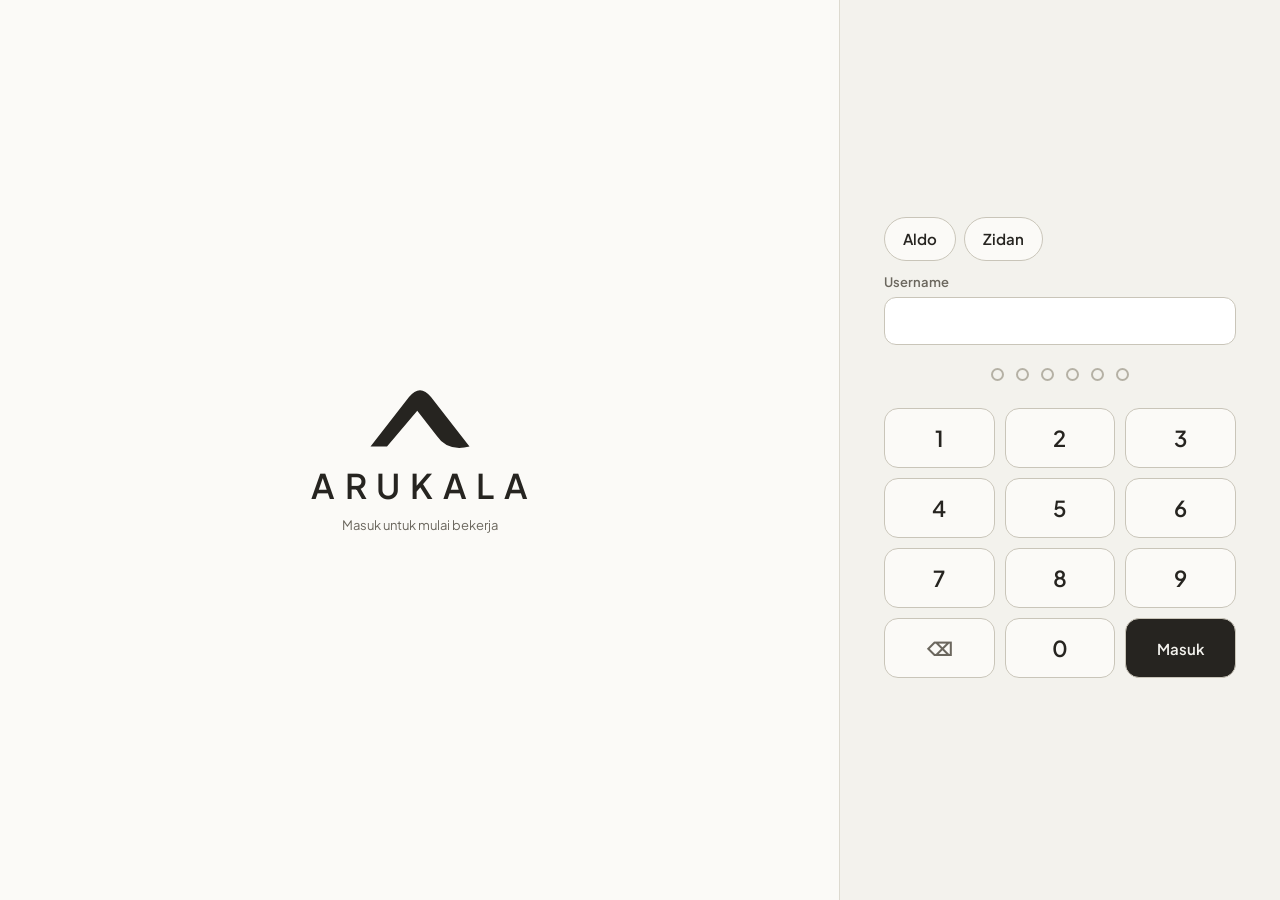
<file: index.html>
<!doctype html>
<html lang="id">
<head>
<meta charset="utf-8">
<title>Arukala</title>
<meta name="viewport" content="width=device-width, initial-scale=1, viewport-fit=cover">
<meta name="apple-mobile-web-app-capable" content="yes">
<meta name="mobile-web-app-capable" content="yes">
<meta name="apple-mobile-web-app-status-bar-style" content="default">
<meta name="apple-mobile-web-app-title" content="Arukala">
<meta name="theme-color" content="#262420">
<link rel="manifest" href="manifest.json">
<link rel="icon" href="icons/favicon.ico">
<link rel="apple-touch-icon" href="icons/apple-touch-icon-180.png">
<link rel="apple-touch-icon" sizes="152x152" href="icons/apple-touch-icon-152.png">
<link rel="apple-touch-icon" sizes="167x167" href="icons/apple-touch-icon-167.png">
<link rel="apple-touch-icon" sizes="180x180" href="icons/apple-touch-icon-180.png">
<link rel="stylesheet" href="https://fonts.googleapis.com/css2?family=Plus+Jakarta+Sans:wght@400;500;600;700&amp;display=swap">
<link rel="stylesheet" href="styles.css">
</head>
<body>
<div id="app"></div>
<div id="toast" aria-live="polite"></div>
<noscript>Aplikasi ini membutuhkan JavaScript.</noscript>
<script src="config.js"></script>
<script src="app.js"></script>
</body>
</html>
</file>
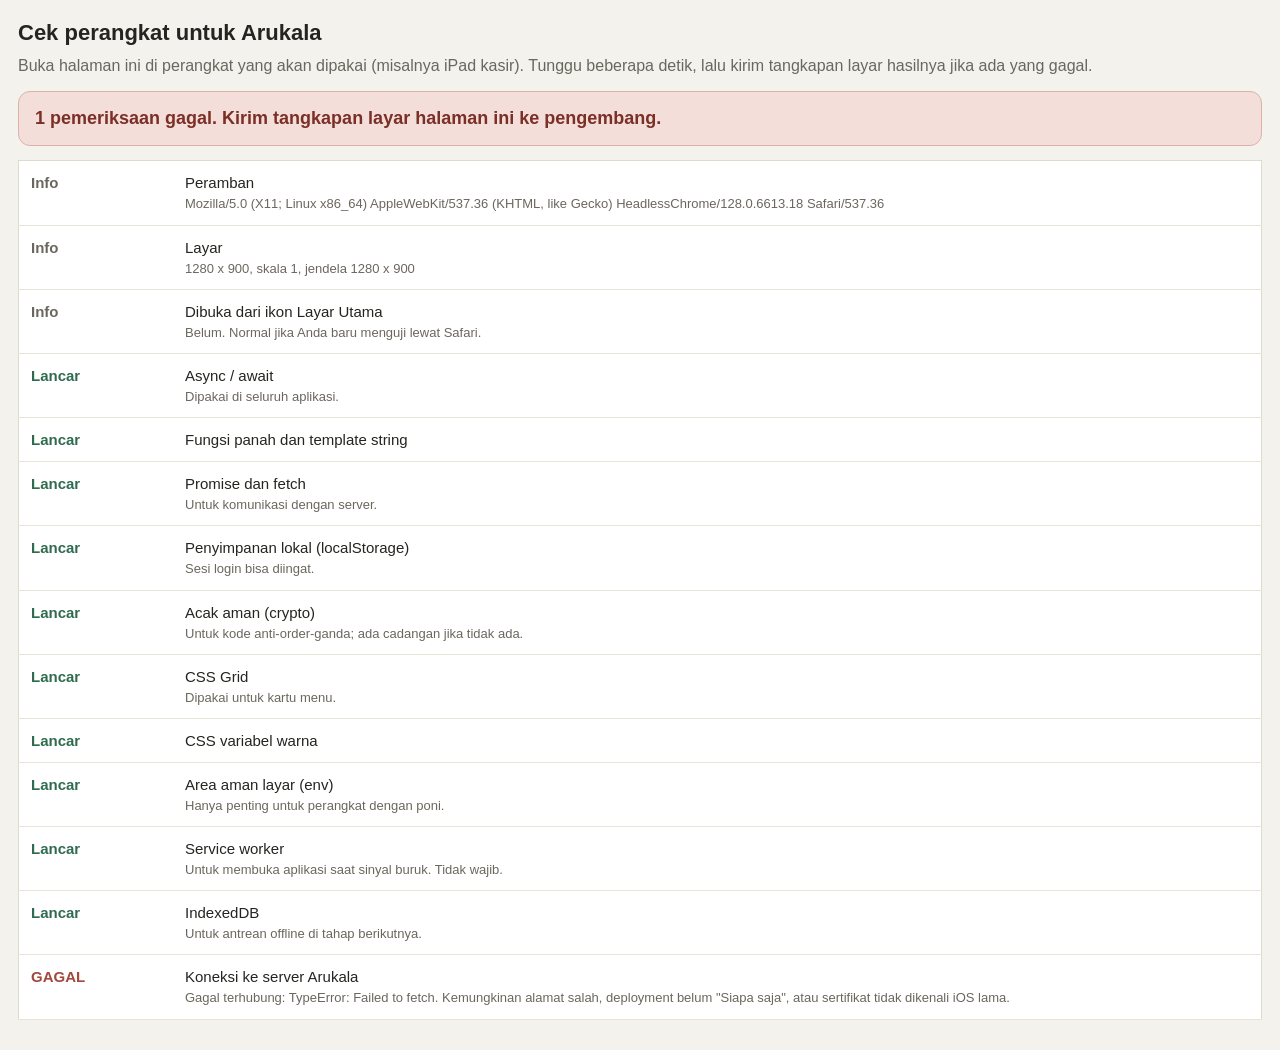
<file: cek-ipad.html>
<!doctype html>
<html lang="id"><head><meta charset="utf-8">
<meta name="viewport" content="width=device-width, initial-scale=1">
<title>Cek perangkat Arukala</title>
<style>
body{font-family:-apple-system,"Helvetica Neue",Arial,sans-serif;margin:0;padding:18px;background:#F3F2ED;color:#262420;font-size:16px;line-height:1.4}
h1{font-size:22px;margin:0 0 6px}p{margin:6px 0 12px;color:#6B675E}
#sum{padding:14px 16px;border-radius:12px;font-size:18px;font-weight:700;margin:14px 0;background:#fff;border:1px solid #DDDAD0}
#sum.ok{background:#E3EEE8;border-color:#9DBCAE;color:#1f4f3a}#sum.bad{background:#F4DEDA;border-color:#DDB1AA;color:#7A2F27}
table{width:100%;border-collapse:collapse;background:#fff;border:1px solid #DDDAD0}
td{padding:11px 12px;border-bottom:1px solid #E7E4DA;vertical-align:top;font-size:15px}
td.s{width:130px;font-weight:700;white-space:nowrap}
.ok{color:#2f6b4f}.bad{color:#a2483d}.warn{color:#8a6d1a}.info{color:#6B675E}
.d{display:block;font-weight:400;color:#6B675E;font-size:13px;margin-top:2px;word-break:break-all}
</style></head><body>
<h1>Cek perangkat untuk Arukala</h1>
<p>Buka halaman ini di perangkat yang akan dipakai (misalnya iPad kasir). Tunggu beberapa detik, lalu kirim tangkapan layar hasilnya jika ada yang gagal.</p>
<div id="sum">Memeriksa…</div>
<table id="t"></table>
<p id="info"></p>
<script src="config.js"></script>
<script>
(function () {
  var rows = [], bad = 0, warn = 0, pending = 0;
  function esc(s) { return String(s).replace(/&/g, '&amp;').replace(/</g, '&lt;').replace(/>/g, '&gt;'); }
  var LABEL = { ok: 'Lancar', bad: 'GAGAL', warn: 'Perlu perhatian', info: 'Info' };
  function draw() {
    var h = '', i;
    for (i = 0; i < rows.length; i++) h += '<tr><td class="s ' + rows[i][1] + '">' + LABEL[rows[i][1]] + '</td><td>' + esc(rows[i][0]) + (rows[i][2] ? '<span class="d">' + esc(rows[i][2]) + '</span>' : '') + '</td></tr>';
    document.getElementById('t').innerHTML = h;
    var s = document.getElementById('sum');
    if (pending > 0) { s.className = ''; s.textContent = 'Memeriksa…'; return; }
    if (bad === 0) { s.className = 'ok'; s.textContent = 'Perangkat ini siap menjalankan Arukala.' + (warn ? ' (Ada ' + warn + ' catatan di bawah.)' : ''); }
    else { s.className = 'bad'; s.textContent = bad + ' pemeriksaan gagal. Kirim tangkapan layar halaman ini ke pengembang.'; }
  }
  function add(name, status, detail) { rows.push([name, status, detail || '']); if (status === 'bad') bad++; if (status === 'warn') warn++; draw(); }
  function syn(code) { try { new Function(code); return true; } catch (e) { return false; } }
  function css(p, v) { try { return !!(window.CSS && CSS.supports && CSS.supports(p, v)); } catch (e) { return false; } }

  add('Peramban', 'info', navigator.userAgent);
  add('Layar', 'info', screen.width + ' x ' + screen.height + ', skala ' + (window.devicePixelRatio || 1) + ', jendela ' + window.innerWidth + ' x ' + window.innerHeight);
  var standalone = window.navigator.standalone === true || (window.matchMedia && window.matchMedia('(display-mode: standalone)').matches);
  add('Dibuka dari ikon Layar Utama', standalone ? 'ok' : 'info', standalone ? 'Ya (mode aplikasi).' : 'Belum. Normal jika Anda baru menguji lewat Safari.');
  add('Async / await', syn('return (async function(){ await 1; })') ? 'ok' : 'bad', 'Dipakai di seluruh aplikasi.');
  add('Fungsi panah dan template string', syn('var f=(a)=>`x${a}`; return f(1);') ? 'ok' : 'bad');
  add('Promise dan fetch', (typeof Promise === 'function' && typeof fetch === 'function') ? 'ok' : 'bad', 'Untuk komunikasi dengan server.');
  var ls = false; try { localStorage.setItem('__t', '1'); ls = localStorage.getItem('__t') === '1'; localStorage.removeItem('__t'); } catch (e) { }
  add('Penyimpanan lokal (localStorage)', ls ? 'ok' : 'warn', ls ? 'Sesi login bisa diingat.' : 'Tidak aktif (mode privat?). Anda harus login ulang setiap membuka aplikasi.');
  add('Acak aman (crypto)', (window.crypto && window.crypto.getRandomValues) ? 'ok' : 'warn', 'Untuk kode anti-order-ganda; ada cadangan jika tidak ada.');
  add('CSS Grid', css('display', 'grid') ? 'ok' : 'bad', 'Dipakai untuk kartu menu.');
  add('CSS variabel warna', css('color', 'var(--a)') ? 'ok' : 'bad');
  add('Area aman layar (env)', (css('padding-top', 'env(safe-area-inset-top)') || css('padding-top', 'constant(safe-area-inset-top)')) ? 'ok' : 'warn', 'Hanya penting untuk perangkat dengan poni.');
  add('Service worker', ('serviceWorker' in navigator) ? 'ok' : 'warn', 'Untuk membuka aplikasi saat sinyal buruk. Tidak wajib.');
  add('IndexedDB', window.indexedDB ? 'ok' : 'warn', 'Untuk antrean offline di tahap berikutnya.');

  var url = (window.ARUKALA_CONFIG || {}).API_URL;
  if (!url) { add('Koneksi ke server Arukala', 'info', 'API_URL di config.js belum diisi. Normal sebelum backend dipasang.'); draw(); return; }
  pending++; var t0 = new Date().getTime(), done = false;
  function fin(status, name, detail) { if (done) return; done = true; pending--; add(name, status, detail); }
  setTimeout(function () { fin('bad', 'Koneksi ke server Arukala', 'Tidak ada jawaban dalam 20 detik. Periksa internet atau alamat API_URL.'); }, 20000);
  try {
    fetch(url, { method: 'POST', headers: { 'Content-Type': 'text/plain;charset=utf-8' }, body: JSON.stringify({ action: 'ping', payload: {} }) })
      .then(function (r) { return r.json(); })
      .then(function (j) { var ms = new Date().getTime() - t0; if (j && j.ok) fin(ms > 6000 ? 'warn' : 'ok', 'Koneksi ke server Arukala', 'Berhasil dalam ' + ms + ' ms' + (ms > 6000 ? ' (lambat)' : '') + '.'); else fin('bad', 'Koneksi ke server Arukala', 'Server menjawab tetapi dengan kesalahan: ' + (j && j.message)); })
      .catch(function (e) { fin('bad', 'Koneksi ke server Arukala', 'Gagal terhubung: ' + e + '. Kemungkinan alamat salah, deployment belum "Siapa saja", atau sertifikat tidak dikenali iOS lama.'); });
  } catch (e) { fin('bad', 'Koneksi ke server Arukala', String(e)); }
})();
</script></body></html>
</file>
<file: styles.css>
/* Arukala: hangat, tenang, minimalis. Aman untuk Safari 12 (tanpa flex-gap, inset, clamp, aspect-ratio). */
:root{--bg:#F3F2ED;--card:#FBFAF7;--ink:#262420;--mute:#6B675E;--line:#DDDAD0;--sage:#3F6B5C;--sage2:#C9D6CF;--red:#A2483D;--warn:#EFE3C9;--warnl:#D9C79E;--warnt:#5B4A1E}
*{box-sizing:border-box;-webkit-tap-highlight-color:transparent}
html,body{margin:0;height:100%;background:var(--bg);color:var(--ink);font:15px/1.4 "Plus Jakarta Sans",-apple-system,"Helvetica Neue",Arial,sans-serif;-webkit-text-size-adjust:100%}
#app{position:fixed;top:0;left:0;right:0;bottom:0;display:flex;flex-direction:column;overflow:hidden}
button,input,select,textarea{font:inherit;color:inherit}
button{touch-action:manipulation;cursor:pointer;-webkit-appearance:none;appearance:none}
button:disabled{opacity:.45;cursor:default}
:focus{outline:2px solid var(--sage);outline-offset:2px}
.mute{color:var(--mute)}.sm{font-size:13px}.red{color:var(--red)}.green{color:var(--sage)}
.center{flex:1;display:flex;align-items:center;justify-content:center;flex-direction:column;text-align:center;padding:24px}
.spin{width:28px;height:28px;border:3px solid var(--sage2);border-top-color:var(--sage);border-radius:50%;-webkit-animation:sp .8s linear infinite;animation:sp .8s linear infinite}
@-webkit-keyframes sp{to{-webkit-transform:rotate(360deg)}}@keyframes sp{to{transform:rotate(360deg)}}
/* kerangka */
.top{display:flex;align-items:center;justify-content:space-between;padding:10px 16px;padding-top:calc(10px + env(safe-area-inset-top));background:var(--card);border-bottom:1px solid var(--line);flex:none}
.brand{display:flex;align-items:center}.brand svg{margin-right:10px}.brand b{font-size:16px;letter-spacing:.01em}
.who{display:flex;align-items:center;font-size:13px;color:var(--mute)}
.dot{width:9px;height:9px;border-radius:50%;background:var(--sage);display:inline-block;margin-right:6px}.dot.off{background:var(--red)}
.main{flex:1;min-height:0;display:flex;flex-direction:column;position:relative}
.scroll{flex:1;min-height:0;overflow-y:auto;-webkit-overflow-scrolling:touch;padding:16px}
.nav{display:flex;flex:none;background:var(--card);border-top:1px solid var(--line);padding-bottom:env(safe-area-inset-bottom)}
.nav button{flex:1;background:none;border:0;padding:13px 4px;font-size:12px;color:var(--mute);border-top:3px solid transparent}
.nav button.on{color:var(--ink);font-weight:700;border-top-color:var(--sage)}
/* tombol & kartu */
.btn{background:var(--card);border:1px solid #C9C5B9;border-radius:12px;min-height:46px;padding:0 16px;font-weight:600;font-size:14px}
.btn.pri{background:var(--ink);color:var(--bg);border-color:var(--ink)}
.btn.outline{background:transparent}
.btn.ok{background:var(--sage);color:#fff;border-color:var(--sage)}
.btn.big{width:100%;min-height:56px;font-size:17px;border-radius:14px}
.btn.line{background:transparent}
.lnk{background:none;border:0;color:var(--sage);font-weight:600;padding:8px 4px;font-size:14px}
.card{background:var(--card);border:1px solid var(--line);border-radius:14px;padding:14px}
.vs>*+*{margin-top:12px}.hs>*+*{margin-left:8px}
.row{display:flex;align-items:center;justify-content:space-between}
.field{display:block}.field>span{display:block;font-size:13px;color:var(--mute);margin-bottom:6px;font-weight:600}
input[type=text],input[type=password],input[type=search],input[type=number],select,textarea{width:100%;min-height:48px;padding:10px 14px;font-size:16px;background:#fff;border:1px solid #C9C5B9;border-radius:12px;-webkit-appearance:none;appearance:none}
select{background-image:linear-gradient(45deg,transparent 50%,var(--mute) 50%),linear-gradient(135deg,var(--mute) 50%,transparent 50%);background-position:calc(100% - 20px) 50%,calc(100% - 14px) 50%;background-size:6px 6px,6px 6px;background-repeat:no-repeat;padding-right:36px}
.seg{display:flex}.seg button{flex:1;min-height:46px;background:var(--card);border:1px solid #C9C5B9;font-weight:600;font-size:14px}
.seg button:first-child{border-radius:12px 0 0 12px}.seg button:last-child{border-radius:0 12px 12px 0;border-left:0}
.seg button.on{background:var(--sage);border-color:var(--sage);color:#fff}
.note{background:var(--warn);border:1px solid var(--warnl);border-radius:12px;padding:10px 12px;font-size:13px;color:var(--warnt)}
.err{background:#F4DEDA;border:1px solid #DDB1AA;border-radius:12px;padding:10px 12px;font-size:13px;color:#7A2F27}
.empty{color:var(--mute);text-align:center;padding:28px 12px;margin:0}
.pill{display:inline-block;font-size:11px;font-weight:700;padding:2px 8px;border-radius:20px;background:var(--sage2);color:#26493D;margin-left:6px}
.pill.asset{background:var(--warn);color:var(--warnt)}
/* login */
.login{flex:1;display:flex;flex-direction:column;overflow-y:auto;-webkit-overflow-scrolling:touch}
.hero{display:flex;flex-direction:column;align-items:center;justify-content:center;padding:28px 16px 8px}
.hero .name{font-size:26px;font-weight:600;letter-spacing:.28em;margin-top:10px;padding-left:.28em}
.hero p{margin:6px 0 0;color:var(--mute);font-size:13px}
.lform{padding:12px 24px 28px;width:100%;max-width:420px;margin:0 auto}
.chips{display:flex;flex-wrap:wrap;margin:-4px -4px 8px}.chips button{margin:4px;min-height:44px;padding:0 18px;border-radius:22px;background:var(--card);border:1px solid #C9C5B9;font-weight:600}
.chips button.on{background:var(--ink);color:var(--bg);border-color:var(--ink)}
.dots{display:flex;justify-content:center;height:30px;align-items:center;margin:14px 0}
.dots i{width:13px;height:13px;border-radius:50%;border:2px solid #B5B1A5;margin:0 6px}.dots i.f{background:var(--ink);border-color:var(--ink)}
.pad{display:flex;flex-wrap:wrap;justify-content:center;margin:0 -5px}
.pad button{width:calc(33.33% - 10px);margin:5px;height:60px;font-size:22px;font-weight:600;background:var(--card);border:1px solid #C9C5B9;border-radius:14px}
.pad button.go{background:var(--ink);color:var(--bg);font-size:15px}
.pad button.del{font-size:18px;color:var(--mute)}
/* POS */
.pos{flex:1;min-height:0;display:flex}
.menucol{flex:1;min-width:0;display:flex;flex-direction:column}
.tools{padding:12px 16px 4px;flex:none}
.cats{display:flex;overflow-x:auto;-webkit-overflow-scrolling:touch;padding:10px 0 4px;margin:0 -16px;padding-left:16px}
.cats button{flex:none;min-height:44px;padding:0 16px;margin-right:8px;border-radius:22px;background:var(--card);border:1px solid #C9C5B9;font-weight:600;font-size:14px;white-space:nowrap}
.cats button.on{background:var(--ink);color:var(--bg);border-color:var(--ink)}
.gridwrap{flex:1;min-height:0;overflow-y:auto;-webkit-overflow-scrolling:touch;padding:8px 16px 16px}
.grid{display:grid;grid-template-columns:repeat(auto-fill,minmax(142px,1fr));grid-gap:10px}
.mc{position:relative;text-align:left;background:var(--card);border:1px solid var(--line);border-radius:14px;min-height:92px;padding:12px;display:flex;flex-direction:column;justify-content:space-between;-webkit-user-select:none;user-select:none}
.mc b{font-size:15px;line-height:1.25}.mc span.p{color:var(--mute);font-size:13px;margin-top:6px}
.mc .q{position:absolute;top:8px;right:8px;min-width:26px;height:26px;border-radius:13px;background:var(--sage);color:#fff;font-weight:700;font-size:13px;line-height:26px;text-align:center;display:none;padding:0 7px}
.mc.on{border-color:var(--sage);background:#F1F5F2}.mc.on .q{display:block}
.mc:active{background:#EFEDE5}
.cartcol{width:340px;flex:none;background:var(--card);border-left:1px solid var(--line);display:flex;flex-direction:column;min-height:0}
.cartin{display:flex;flex-direction:column;flex:1;min-height:0;padding:14px 16px}
.carthead{display:flex;align-items:center;justify-content:space-between;flex:none}.carthead b{font-size:16px}
.sheetclose{display:none}
.lines{flex:1;min-height:0;overflow-y:auto;-webkit-overflow-scrolling:touch;margin:8px 0}
.line{display:flex;align-items:center;justify-content:space-between;padding:9px 0;border-bottom:1px solid var(--line)}
.line .t{flex:1;min-width:0;padding-right:8px}.line .t b{display:block;font-size:14px}
.qty{display:flex;align-items:center}.qty button{width:40px;height:40px;border-radius:10px;background:var(--bg);border:1px solid #C9C5B9;font-size:20px;line-height:1;font-weight:600}
.qty span{min-width:30px;text-align:center;font-weight:700}
.totalrow{display:flex;align-items:baseline;justify-content:space-between;margin:12px 0 10px;flex:none}.totalrow b{font-size:28px;letter-spacing:-.01em}
.cartin .seg{margin-bottom:8px;flex:none}.cartin input{min-height:42px;margin-bottom:8px;flex:none}.cartin select{min-height:42px;margin-bottom:8px;flex:none}
.cartin .err,.cartin .note{margin-bottom:10px;flex:none}
.cartbar{display:none;flex:none;padding:10px 16px;background:var(--card);border-top:1px solid var(--line)}
.cartbar .barbtn{width:100%;display:flex;align-items:center;justify-content:space-between;min-height:54px;padding:0 16px;border-radius:14px;background:var(--ink);color:var(--bg);border:0;font-weight:600;font-size:16px}
.cartbar .bd{background:var(--sage);border-radius:13px;min-width:26px;height:26px;line-height:26px;text-align:center;font-size:13px;margin-right:10px;display:inline-block;padding:0 7px}
.backdrop{display:none}
@media (max-width:719px){
  .cartcol{display:none}.cartbar{display:block}
  .sheet .cartcol{display:flex;position:fixed;left:0;right:0;bottom:0;width:auto;max-height:82%;z-index:30;border-radius:18px 18px 0 0;border:1px solid var(--line);padding-bottom:env(safe-area-inset-bottom);box-shadow:0 -6px 24px rgba(0,0,0,.18)}
  .sheet .backdrop{display:block;position:fixed;top:0;left:0;right:0;bottom:0;background:rgba(38,36,32,.45);z-index:25}
  .sheet .sheetclose{display:inline-block;margin-left:8px}
  .hero .name{font-size:22px}
}
@media (min-width:720px){
  .login{flex-direction:row;align-items:stretch}
  .hero{flex:1;background:var(--card);border-right:1px solid var(--line)}
  .hero .name{font-size:34px}
  .lform{flex:none;width:440px;max-width:none;margin:0;display:flex;flex-direction:column;justify-content:center;padding:32px 44px}
}
/* closing & kas */
.two{display:flex;align-items:flex-start}.two>*{flex:1;min-width:0}.two>*+*{margin-left:16px}
@media (max-width:719px){.two{display:block}.two>*+*{margin:16px 0 0}}
.h2{font-weight:700;font-size:15px;margin-bottom:10px}
.kv{display:flex;align-items:baseline;justify-content:space-between;padding:7px 0;border-bottom:1px solid var(--line)}.kv:last-child{border-bottom:0}
.kv>span{padding-right:10px}.kv.big{border-top:2px solid var(--ink);border-bottom:0;margin-top:6px;padding-top:12px}.kv.big b{font-size:24px}
.hr{height:8px}
.badge{display:inline-block;font-size:12px;font-weight:700;padding:4px 12px;border-radius:20px;background:#E7E4DA;color:var(--ink)}
.badge.st-Submitted{background:var(--warn);color:var(--warnt)}.badge.st-Locked{background:var(--sage2);color:#26493D}.badge.st-Reopened{background:#F4DEDA;color:#7A2F27}
.btn.danger{background:var(--red);color:#fff;border-color:var(--red)}.btn.red{color:var(--red);border-color:#DDB1AA}
textarea{resize:none;font-family:inherit}
.tog{display:flex;align-items:center;justify-content:space-between;width:100%;background:none;border:0;border-bottom:1px solid var(--line);padding:12px 0;font-size:15px;text-align:left}
.tog:last-child{border-bottom:0}.tog i{width:46px;height:28px;border-radius:14px;background:#C9C5B9;position:relative;flex:none;margin-left:12px;transition:background .15s}
.tog i:after{content:"";position:absolute;top:3px;left:3px;width:22px;height:22px;border-radius:50%;background:#fff;transition:left .15s}
.tog.on i{background:var(--sage)}.tog.on i:after{left:21px}
.receipt .rs{font-size:12px;margin-bottom:2px}
/* dashboard & laporan */
.qa{display:flex}.qa .btn{flex:1;margin:0}.qa .btn+.btn{margin-left:8px}
.hero2{background:var(--ink);color:var(--bg);border-color:var(--ink)}.hero2 .bigv{font-size:34px;letter-spacing:-.01em}
.gr{display:inline-block;font-size:12px;font-weight:700;margin-left:8px;padding:1px 8px;border-radius:10px;vertical-align:middle}
.gr.up{background:#E3EEE8;color:#1f4f3a}.gr.dn{background:#F4DEDA;color:#7A2F27}.gr.na{background:#E7E4DA;color:var(--mute);font-weight:600}
.prog{height:8px;border-radius:4px;background:rgba(255,255,255,.22);margin:10px 0 6px}.prog i{display:block;height:100%;border-radius:4px;background:#9DBCAE}
.kpis{display:grid;grid-template-columns:repeat(auto-fill,minmax(155px,1fr));grid-gap:10px}.kpis b{font-size:18px;display:block}.kpis .gr{margin:4px 0 0}
.dgrid{display:grid;grid-template-columns:1fr;grid-gap:12px}
@media (min-width:720px){.dgrid{grid-template-columns:1fr 1fr}}
.bars{display:flex;align-items:flex-end;height:130px}.bc{flex:1;min-width:0;display:flex;flex-direction:column;align-items:center;margin:0 2px;height:100%}
.bv{flex:1;width:100%;display:flex;align-items:flex-end}.bv i{display:block;width:100%;background:var(--sage2);border-radius:5px 5px 0 0}.bv i.top{background:var(--sage)}
.bc span{font-size:11px;color:var(--mute);height:16px;line-height:16px;margin-top:4px}
.hb{margin-bottom:10px}.hbt{height:8px;background:#E7E4DA;border-radius:4px;margin-top:4px}.hbt i{display:block;height:100%;background:var(--sage);border-radius:4px}
.split{height:12px;border-radius:6px;background:var(--sage2);overflow:hidden}.split i{display:block;height:100%;background:var(--sage)}
.tbl{width:100%;border-collapse:collapse;font-size:14px;margin-top:8px}.tbl td,.tbl th{padding:7px 4px;border-bottom:1px solid var(--line);text-align:left;font-weight:400}.tbl th{color:var(--mute);font-size:12px}.tbl .n{text-align:right}
/* daftar */
.list>*+*{margin-top:10px}
.item{display:flex;align-items:center;justify-content:space-between;width:100%;text-align:left;background:var(--card);border:1px solid var(--line);border-radius:14px;padding:12px 14px}
.item .l{min-width:0;padding-right:10px}.item .l b{display:block}.item .r{text-align:right;flex:none}
.tabs{margin-bottom:12px}
.sum{margin-bottom:12px}.sum b{font-size:22px}
.menuitem{width:100%}
.inactive{opacity:.55}
/* modal & struk */
.modal{position:fixed;top:0;left:0;right:0;bottom:0;background:rgba(38,36,32,.5);z-index:50;display:flex;align-items:center;justify-content:center;padding:16px;overflow-y:auto;-webkit-overflow-scrolling:touch}
.sheetbox{background:var(--bg);border-radius:18px;width:100%;max-width:400px;max-height:100%;overflow-y:auto;padding:18px;box-shadow:0 12px 40px rgba(0,0,0,.25)}
.receipt{background:#fff;border:1px solid var(--line);border-radius:6px;padding:16px 14px;max-width:320px;margin:0 auto;font-family:"Courier New",Courier,monospace;font-size:13px;line-height:1.45;color:#000}
.receipt .rc{text-align:center}.receipt .rlogo{width:62%;height:auto;display:block;margin:2px auto 10px}
.receipt .rq{margin:4px 0 2px}.receipt .rql{display:block;font-size:11px;letter-spacing:.14em;margin-bottom:3px}
.receipt .rq b{display:inline-block;background:#000;color:#fff;font-family:Arial,Helvetica,sans-serif;font-size:36px;line-height:1.1;letter-spacing:.06em;padding:5px 20px}
.receipt .rule{margin:9px 0;height:0}.receipt .rule.dbl{border-top:4px double #000}.receipt .rule.dsh{border-top:1px dashed #000}
.receipt .rr{display:flex;justify-content:space-between}.receipt .rr span:first-child{padding-right:8px}
.receipt .ri{margin-top:4px;word-break:break-word}.receipt .rt{font-size:17px;font-weight:700;font-family:Arial,Helvetica,sans-serif}
.receipt .rn{margin-top:4px;font-size:12px}
.ok-h{display:flex;align-items:center;margin-bottom:12px}.ok-h i{width:34px;height:34px;border-radius:50%;background:var(--sage);color:#fff;font-style:normal;text-align:center;line-height:34px;font-weight:700;margin-right:10px}
.bigpin{font-size:38px;font-weight:700;letter-spacing:.2em;text-align:center;margin:10px 0}
#toast{position:fixed;left:0;right:0;top:calc(62px + env(safe-area-inset-top));display:flex;flex-direction:column;align-items:center;z-index:99;pointer-events:none}
#toast div{background:var(--ink);color:var(--bg);padding:11px 18px;border-radius:24px;font-size:14px;margin-top:6px;max-width:90%}
#toast div.bad{background:var(--red)}
.lock{position:fixed;top:0;left:0;right:0;bottom:0;background:var(--bg);z-index:80;overflow-y:auto;-webkit-overflow-scrolling:touch;display:flex;flex-direction:column;align-items:center;justify-content:center}
@media print{
  @page{margin:10mm}
  html,body.print-receipt{height:auto}
  body.print-receipt{background:white}
  body.print-receipt #app,body.print-receipt .modal,body.print-receipt .sheetbox{
    display:block;position:static;width:auto;max-width:none;height:auto;max-height:none;
    overflow:visible;margin:0;padding:0;background:white;box-shadow:none;border:0;border-radius:0
  }
  body.print-receipt #app>:not(.modal),body.print-receipt #toast,
  body.print-receipt .sheetbox>:not(.receipt){display:none}
  body.print-receipt .receipt{
    width:48mm;max-width:100%;margin:0 auto;padding:1mm 0 2mm;border:0;
    font-size:9pt;line-height:1.25;word-wrap:break-word;overflow-wrap:anywhere
  }
  body.print-receipt .receipt .rlogo{width:25mm;max-width:100%;margin:0 auto 1mm}
  body.print-receipt .receipt .rq b{background:white;color:black;font-size:20pt;padding:0}
  body.print-receipt .receipt .rt{font-size:11pt}
  body.print-receipt .receipt .rule{margin:1.5mm 0}
  body.print-receipt .receipt .rr{break-inside:avoid;page-break-inside:avoid}
  body.print-receipt .receipt .rr span{min-width:0}
  body.print-receipt .receipt .rr span:last-child{text-align:right}
  body.print-receipt .receipt .ri{break-after:avoid;page-break-after:avoid}
  body.print-report #app,body.print-report .main,body.print-report .scroll{position:static;display:block;overflow:visible;height:auto}
  body.print-report .top,body.print-report .nav,body.print-report .noprint,body.print-report #toast{display:none}
  body.print-report .card{page-break-inside:avoid;break-inside:avoid;border-color:#999}
  body.print-report .bv i{-webkit-print-color-adjust:exact;print-color-adjust:exact}
}
@media (prefers-reduced-motion:reduce){.spin{-webkit-animation:none;animation:none}}
</file>
